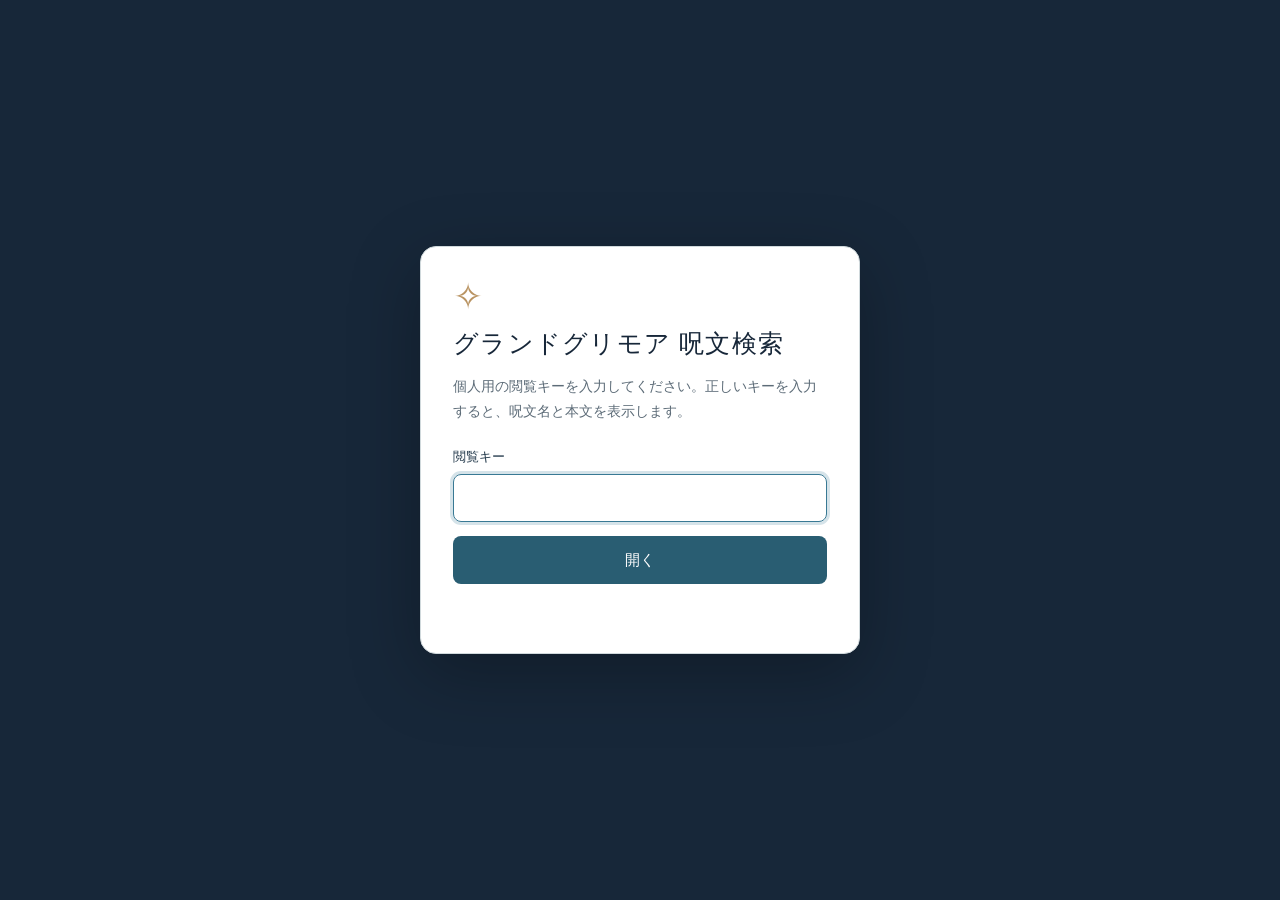
<file: index.html>
<!doctype html>
<html lang="ja" class="locked">
<head>
  <meta name="robots" content="noindex,nofollow">
  <meta charset="utf-8">
  <meta name="viewport" content="width=device-width, initial-scale=1">
  <title>グランドグリモア 呪文名一覧</title>
  <link rel="stylesheet" href="landing.css">
  <link rel="stylesheet" href="unlock.css">
  <script src="payload.js" defer></script>
  <script src="unlock.js" defer></script>
  <script src="landing.js" defer></script>
</head>
<body>
  <header class="topbar">
    <div class="brand">
      <span class="brand-symbol" aria-hidden="true">✧</span>
      <div>
        <div class="eyebrow">GRAND GRIMOIRE 1・2</div>
        <h1>呪文名一覧</h1>
      </div>
    </div>
    <div class="topbar-actions">
      <span class="total-badge" id="totalBadge">読み込み中</span>
    </div>
  </header>
  <main class="landing-main">
    <div class="list-heading">
      <p>呪文名を選ぶと、本文と詳細を開きます。</p>
      <span id="visibleCount" aria-live="polite"></span>
    </div>
    <label class="visually-hidden" for="nameFilter">呪文名で絞り込む</label>
    <input id="nameFilter" class="name-filter" type="search" autocomplete="off" spellcheck="false" placeholder="呪文名で絞り込む">
    <div id="spellNames" class="spell-names" aria-label="呪文名一覧"></div>
  </main>
</body>
</html>
</file>
<file: landing.css>
:root {
  color-scheme: light;
  font-family: "Yu Gothic UI", "Meiryo", "Hiragino Kaku Gothic ProN", sans-serif;
  color: #202a35;
  background: #f3f1ec;
  font-synthesis: none;
}
* { box-sizing: border-box; }
html { scroll-behavior: smooth; }
body { margin: 0; min-width: 320px; }
.visually-hidden { position: absolute; width: 1px; height: 1px; padding: 0; margin: -1px; overflow: hidden; clip: rect(0,0,0,0); white-space: nowrap; border: 0; }
.topbar { display: flex; justify-content: space-between; align-items: center; gap: 16px; padding: 20px max(28px, calc((100vw - 1600px) / 2)); background: #172739; color: #fff; border-bottom: 3px solid #b99361; }
.brand { display: flex; align-items: center; gap: 16px; }
.brand-symbol { display: grid; place-items: center; width: 48px; height: 48px; border: 1px solid #c9a678; border-radius: 12px; color: #d9bc91; font-size: 34px; line-height: 1; }
.eyebrow { font: 600 11px/1.2 Arial, sans-serif; letter-spacing: .17em; color: #bfcbd6; }
h1 { margin: 3px 0 0; font-size: 26px; font-weight: 700; letter-spacing: .05em; }
.total-badge { border: 1px solid #60748a; border-radius: 99px; padding: 7px 12px; color: #e1e9ef; font-size: 12px; white-space: nowrap; }
.topbar-actions { display: flex; align-items: center; gap: 12px; }
.landing-main { max-width: 1656px; margin: auto; padding: 24px 28px 64px; }
.list-heading { display: flex; justify-content: space-between; align-items: baseline; gap: 16px; color: #526474; font-size: 14px; }
.list-heading p { margin: 0 0 16px; }
.list-heading span { white-space: nowrap; font-size: 12px; }
.name-filter { display: block; width: 100%; max-width: 620px; height: 48px; margin-bottom: 22px; padding: 0 16px; border: 1px solid #b8c2ca; border-radius: 9px; background: #fff; color: #192b3b; font: inherit; }
.name-filter:focus { outline: 3px solid #38799435; border-color: #387994; }
.spell-names { display: grid; grid-template-columns: repeat(auto-fill, minmax(240px, 1fr)); align-content: start; gap: 10px; }
.spell-name { display: flex; align-items: center; min-height: 60px; padding: 12px 16px; border: 1px solid #dfe3e4; border-radius: 9px; background: #fff; color: #23394b; font-size: 15px; font-weight: 700; line-height: 1.55; text-decoration: none; overflow-wrap: anywhere; scroll-margin-top: 16px; }
.spell-name:hover, .spell-name:focus-visible { border-color: #638b9a; background: #f3f9fa; box-shadow: 0 2px 9px #16304013; }
.spell-name:target { border-color: #287188; box-shadow: 0 0 0 3px #28718833; }
.no-results { grid-column: 1 / -1; padding: 28px; color: #687781; text-align: center; }
@media (max-width: 600px) {
  .topbar { padding: 17px 18px; }
  .landing-main { padding: 20px 18px 48px; }
  .spell-names { grid-template-columns: repeat(auto-fill, minmax(155px, 1fr)); gap: 8px; }
  .spell-name { font-size: 14px; }
  h1 { font-size: 22px; }
}
</file>
<file: unlock.css>
html.locked body > :not(.unlock-screen) { display: none !important; }
.unlock-screen { position: fixed; inset: 0; z-index: 1000; display: grid; place-items: center; overflow-y: auto; padding: 24px; background: #172739; color: #23394b; font-family: "Yu Gothic UI", "Meiryo", sans-serif; }
.unlock-card { width: min(100%, 440px); padding: 32px; border: 1px solid #d0d9dc; border-radius: 16px; background: #fff; box-shadow: 0 20px 70px #0004; }
.unlock-symbol { color: #b99361; font-size: 36px; line-height: 1; }
.unlock-card h1 { margin: 12px 0; color: #172739; font-size: 25px; }
.unlock-card p { color: #5d6c78; font-size: 14px; line-height: 1.8; }
.unlock-card label { display: block; margin: 24px 0 8px; font-size: 13px; font-weight: 700; }
.unlock-card input { width: 100%; min-height: 48px; padding: 10px 12px; border: 1px solid #aab9c1; border-radius: 8px; color: #172739; font: inherit; }
.unlock-card input:focus { outline: 3px solid #38799435; border-color: #387994; }
.unlock-card button { width: 100%; min-height: 48px; margin-top: 14px; border: 0; border-radius: 8px; background: #295d72; color: #fff; font: 700 15px "Yu Gothic UI", "Meiryo", sans-serif; cursor: pointer; }
.unlock-card button:disabled { opacity: .6; cursor: wait; }
.unlock-status { min-height: 1.6em; margin-bottom: 0; }
.unlock-status.error { color: #a32828; }
.lock-button { border: 1px solid #60748a; border-radius: 99px; padding: 7px 12px; background: transparent; color: #e1e9ef; font: 12px "Yu Gothic UI", "Meiryo", sans-serif; cursor: pointer; white-space: nowrap; }
.lock-button:hover, .lock-button:focus-visible { border-color: #b99361; color: #fff; }
@media (max-width: 500px) { .topbar .total-badge { display: none; } }
</file>
<file: style.css>
:root {
  color-scheme: light;
  font-family: "Yu Gothic UI", "Meiryo", "Hiragino Kaku Gothic ProN", sans-serif;
  background: #f3f1ec;
  color: #202a35;
  font-synthesis: none;
}

* { box-sizing: border-box; }
html, body { height: 100%; overflow: hidden; }
body { margin: 0; min-width: 340px; }
button, input, select { font: inherit; }
button { cursor: pointer; }
.visually-hidden { position: absolute; width: 1px; height: 1px; padding: 0; margin: -1px; overflow: hidden; clip: rect(0,0,0,0); white-space: nowrap; border: 0; }

.app-shell { max-width: 1760px; height: 100vh; height: 100dvh; min-height: 0; margin: auto; display: flex; flex-direction: column; overflow: hidden; }
.topbar { display: flex; justify-content: space-between; align-items: center; padding: 22px 32px; background: #172739; color: #fff; border-bottom: 3px solid #b99361; }
.brand { display: flex; align-items: center; gap: 16px; }
.brand-symbol { display: grid; place-items: center; width: 48px; height: 48px; border: 1px solid #c9a678; border-radius: 12px; color: #d9bc91; font-size: 34px; line-height: 1; }
.eyebrow { font: 600 11px/1.2 Arial, sans-serif; letter-spacing: .17em; color: #bfcbd6; }
h1 { margin: 3px 0 0; font-size: 26px; font-weight: 700; letter-spacing: .05em; }
.total-badge { border: 1px solid #60748a; border-radius: 99px; padding: 7px 12px; color: #e1e9ef; font-size: 12px; white-space: nowrap; }
.topbar-actions { display: flex; align-items: center; gap: 14px; }
.back-to-names { color: #e1e9ef; font-size: 13px; text-decoration: none; white-space: nowrap; }
.back-to-names:hover, .back-to-names:focus-visible { color: #fff; text-decoration: underline; }

.toolbar { padding: 22px 32px 18px; background: #fff; border-bottom: 1px solid #dedbd5; }
.search-wrap { display: flex; align-items: center; width: 100%; max-width: 1000px; height: 50px; border: 1px solid #b8c2ca; border-radius: 10px; background: #fbfcfd; box-shadow: 0 2px 6px #16283b0a; }
.search-wrap:focus-within { border-color: #387994; box-shadow: 0 0 0 3px #38799425; }
.search-icon { width: 46px; text-align: center; font-size: 29px; color: #61717e; line-height: 1; }
.search-wrap input { width: 100%; height: 100%; border: 0; outline: 0; background: transparent; color: #192b3b; font-size: 16px; }
.search-wrap input::placeholder { color: #86929c; }
.search-wrap kbd { margin: 0 14px 0 8px; padding: 3px 7px; border: 1px solid #d4d9dd; border-radius: 5px; color: #70808c; font: 11px Arial, sans-serif; white-space: nowrap; }
.hint { margin: 7px 0 16px; color: #697783; font-size: 12px; }
.toolbar-row { display: flex; justify-content: space-between; align-items: center; flex-wrap: wrap; gap: 12px; }
.book-filters { display: flex; flex-wrap: wrap; gap: 7px; }
.filter { padding: 7px 13px; border: 1px solid #d1d8dc; border-radius: 99px; background: #fff; color: #394c59; font-size: 12px; }
.filter:hover { border-color: #6891a0; }
.filter.active { border-color: #295d72; background: #295d72; color: #fff; }
.sort-label { display: flex; align-items: center; gap: 8px; color: #677681; font-size: 12px; }
.sort-label select { padding: 6px 25px 6px 8px; border: 1px solid #c8d0d5; border-radius: 6px; background: #fff; color: #2d3a47; }

.workspace { display: grid; grid-template-columns: minmax(315px, 38%) minmax(0, 1fr); flex: 1 1 auto; min-height: 0; overflow: hidden; }
.results-panel { display: flex; flex-direction: column; min-height: 0; overflow: hidden; background: #faf9f6; border-right: 1px solid #dedbd5; }
.panel-heading { display: flex; flex: none; justify-content: space-between; align-items: center; padding: 16px 24px; border-bottom: 1px solid #e5e2dc; }
.panel-heading h2 { margin: 0; color: #2b3944; font-size: 14px; }
.panel-heading span { color: #687781; font-size: 12px; }
.result-list { flex: 1 1 auto; min-height: 0; overflow-y: auto; overscroll-behavior: contain; padding: 8px 12px 24px; }
.result-item { display: block; width: 100%; margin: 5px 0; padding: 15px 16px; border: 1px solid transparent; border-radius: 9px; background: transparent; text-align: left; color: inherit; }
.result-item:hover { background: #fff; border-color: #e2e4e3; }
.result-item.selected { background: #fff; border-color: #9eb7bf; box-shadow: 0 2px 9px #16304010; }
.result-top { display: flex; align-items: flex-start; gap: 10px; }
.result-id { flex: 0 0 auto; margin-top: 3px; padding: 3px 6px; border-radius: 4px; background: #e7ebec; color: #536473; font: 600 10px Arial, sans-serif; }
.result-name { font-size: 15px; font-weight: 700; line-height: 1.5; overflow-wrap: anywhere; }
.result-meta { margin: 7px 0 0 48px; color: #7a6650; font-size: 11px; }
.result-excerpt { margin: 8px 0 0 48px; color: #65717a; font-size: 12px; line-height: 1.55; overflow: hidden; display: -webkit-box; -webkit-line-clamp: 2; -webkit-box-orient: vertical; }
.no-results { padding: 35px 18px; color: #687781; text-align: center; font-size: 14px; line-height: 1.8; }

.detail-panel { min-width: 0; min-height: 0; overflow-y: auto; overscroll-behavior: contain; background: #fff; }
.detail-inner { max-width: 960px; margin: 0 auto; padding: 35px 44px 70px; }
.detail-kicker { display: flex; align-items: center; flex-wrap: wrap; gap: 9px; color: #6b7a85; font-size: 12px; }
.detail-kicker .id { font: 700 12px Arial, sans-serif; color: #2c6d7e; letter-spacing: .03em; }
.detail-title { margin: 12px 0 26px; font-size: clamp(23px, 2.3vw, 32px); line-height: 1.4; letter-spacing: .02em; overflow-wrap: anywhere; }
.facts { display: grid; grid-template-columns: 1fr 1fr; gap: 12px; margin-bottom: 24px; }
.fact { padding: 13px 15px; border: 1px solid #dfe5e6; border-radius: 9px; background: #f8faf9; }
.fact-label { display: block; margin-bottom: 6px; color: #64818b; font-size: 11px; font-weight: 700; }
.fact-value { font-size: 14px; line-height: 1.55; }
.actions { display: flex; flex-wrap: wrap; gap: 8px; margin-bottom: 29px; }
.action-button, .action-link { display: inline-flex; align-items: center; padding: 8px 12px; border: 1px solid #cbd5d7; border-radius: 6px; background: #fff; color: #315c69; text-decoration: none; font-size: 12px; }
.action-button:hover, .action-link:hover { border-color: #5d8997; background: #f2f8f8; }
.section-title { margin: 32px 0 15px; padding-bottom: 9px; border-bottom: 1px solid #e3e7e6; font-size: 16px; }
.body-text { color: #2c3540; font-size: 15px; line-height: 2; overflow-wrap: anywhere; }
.body-text p { margin: 0 0 1.25em; white-space: pre-wrap; }
.body-text h3, .body-text h4 { margin: 1.6em 0 .6em; font-size: 15px; color: #345b66; }
.body-text ul { padding-left: 1.5em; }
.body-text li { margin: .4em 0; }
.source-box { margin-top: 36px; padding: 14px 17px; border-left: 3px solid #b99361; background: #faf8f3; color: #5c6164; font-size: 12px; line-height: 1.7; }
.source-box strong { display: block; color: #344b53; margin-bottom: 4px; }
.empty-detail { display: grid; place-content: center; min-height: 65vh; text-align: center; color: #78868f; }
.empty-detail .glyph { font-size: 55px; color: #c0b29d; }
.empty-detail p { max-width: 350px; line-height: 1.8; }
.footer { padding: 12px 32px; background: #f3f1ec; border-top: 1px solid #dedbd5; color: #7a807f; font-size: 11px; }

@media (max-width: 850px) {
  html, body { height: auto; overflow: auto; }
  .app-shell { height: auto; min-height: 100vh; overflow: visible; }
  .topbar { position: sticky; top: 0; z-index: 10; padding: 18px; }
  .topbar-actions { gap: 9px; }
  .toolbar { padding: 18px; }
  .workspace { display: block; flex: none; height: auto; overflow: visible; }
  .results-panel { max-height: 39vh; border-right: 0; border-bottom: 1px solid #dedbd5; }
  .detail-panel { min-height: 48vh; overflow: visible; scroll-margin-top: 86px; }
  .detail-inner { padding: 28px 20px 60px; }
  .facts { grid-template-columns: 1fr; }
  .search-wrap kbd { display: none; }
}
@media (max-width: 500px) {
  .topbar .total-badge { display: none; }
}
</file>
